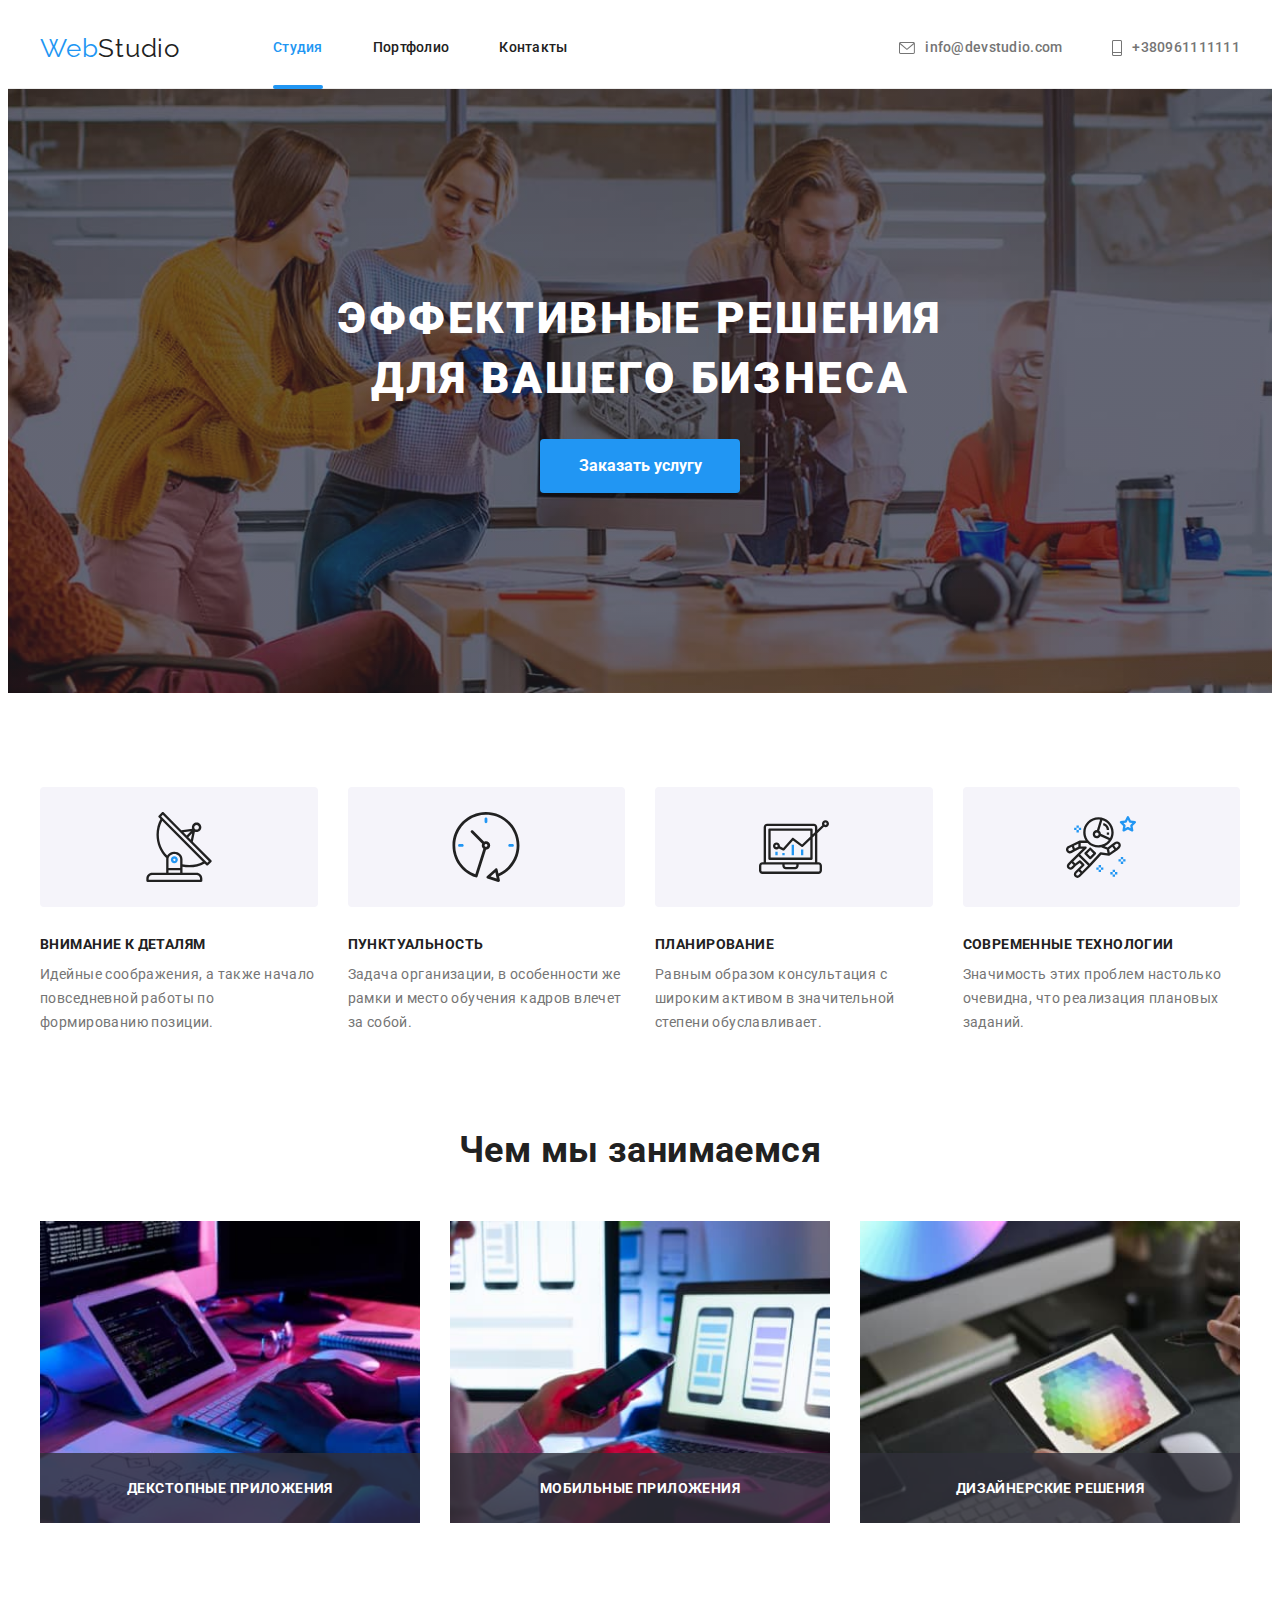
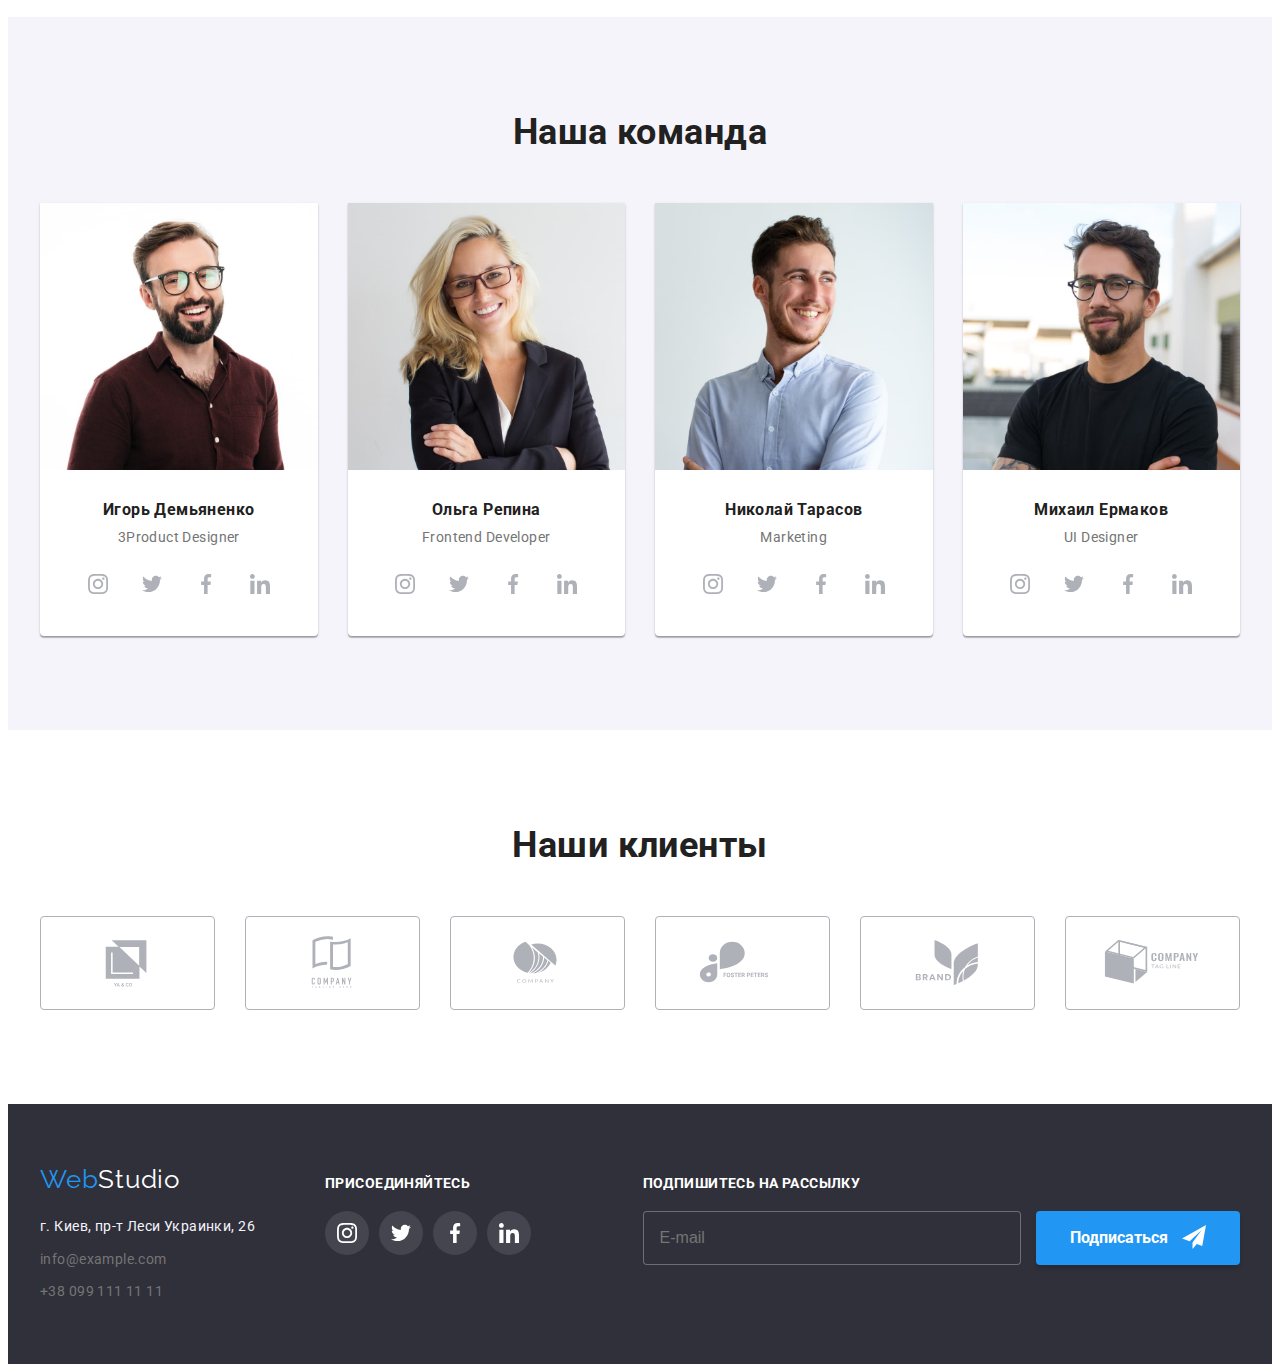
<file: index.html>
<!DOCTYPE html>
<html lang="ru">

<head>
    <meta charset="UTF-8">
    <meta http-equiv="X-UA-Compatible" content="IE=edge">
    <meta name="viewport" content="width=device-width, initial-scale=1.0">
    <title>Document</title>
    <link rel="stylesheet" href="https://cdnjs.cloudflare.com/ajax/libs/modern-normalize/1.1.0/modern-normalize.min.css"
        integrity="sha512-wpPYUAdjBVSE4KJnH1VR1HeZfpl1ub8YT/NKx4PuQ5NmX2tKuGu6U/JRp5y+Y8XG2tV+wKQpNHVUX03MfMFn9Q=="
        crossorigin="anonymous" referrerpolicy="no-referrer" />
    <link rel="preconnect" href="https://fonts.googleapis.com">
    <link rel="preconnect" href="https://fonts.gstatic.com" crossorigin>
    <link
        href="https://fonts.googleapis.com/css2?family=Raleway:wght@700&family=Roboto:wght@400;500;700;900&display=swap"
        rel="stylesheet">

    <link rel="stylesheet" href="./css/styles.css">
</head>



<body>
    <header class="header">
        <div class="container header-container">
            <a class="link logo" href="">Web<span class="logo-header">Studio</span></a>
            <nav class="nav">
                <ul class="list nav-list">
                    <li class="nav-item"><a class="link link-current header-link" href="./index.html">Студия</a></li>
                    <li class="nav-item"><a class="link header-link" href="./portfolio.html">Портфолио</a></li>
                    <li class="nav-item"><a class="link header-link" href="">Контакты</a></li>
                </ul>

            </nav>

            <ul class="list header-contact">
                <li class="header-item">
                    <a class="link header-link" href="mailto:info@devstudio.com">
                        <svg class="contact-icon" width="16" height="12">
                            <use href="./images/icons4.svg#icon-konvert"></use>
                        </svg>
                        info@devstudio.com</a>
                </li>
                <li class="header-item">
                    <a class="link header-link" href="tel:+380961111111">
                        <svg class="contact-icon" width="10" height="16">
                            <use href="./images/icons4.svg#icon-mobile"></use>
                        </svg>
                        +380961111111
                    </a>
                </li>
            </ul>

        </div>



    </header>
    <main>
        <section class="hero">
            <div class="container">
                <h1 class="main-title">Эффективные решения для вашего бизнеса</h1>
                <button type="button" class="main-btn" data-modal-open>Заказать услугу </button>
            </div>
        </section>

        <section class="section">
            <div class="container">
                <h2 class="visually-hidden">elements_of_the_section</h2>

                <ul class="list card-set">
                    <li class="feature-item item">
                        <div class="hero-icons">
                            <svg class="antenna" width="70" height="70">
                                <use href="./images/icons5.svg#icon-antenna-1-1"></use>
                            </svg>
                        </div>
                        <h3 class="feature-title">Внимание к деталям</h3>
                        <p class="feature-text">Идейные соображения, а также начало повседневной работы по формированию
                            позиции.</p>
                    </li>
                    <li class="feature-item item">
                        <div class="hero-icons">
                            <svg class="antenna" width="70" height="70">
                                <use href="./images/icons5.svg#icon-clock-1-1"></use>
                            </svg>
                        </div>
                        <h3 class="feature-title">Пунктуальность</h3>
                        <p class="feature-text">Задача организации, в особенности же рамки и место обучения кадров
                            влечет за собой.</p>
                    </li>
                    <li class="feature-item item">
                        <div class="hero-icons">
                            <svg class="antenna" width="70" height="70">
                                <use href="./images/icons5.svg#icon-diagram-1-1"></use>
                            </svg>
                        </div>
                        <h3 class="feature-title">Планирование</h3>
                        <p class="feature-text">Равным образом консультация с широким активом в значительной степени
                            обуславливает.</p>
                    </li>
                    <li class="feature-item item">
                        <div class="hero-icons">
                            <svg class="antenna" width="70" height="70">
                                <use href="./images/icons5.svg#icon-astronaut-1-1"></use>
                            </svg>
                        </div>
                        <h3 class="feature-title">Современные технологии</h3>
                        <p class="feature-text">Значимость этих проблем настолько очевидна, что реализация плановых
                            заданий.</p>
                    </li>
                </ul>
            </div>
        </section>

        <section class="section work">
            <div class="container">
                <h2 class="section-title">Чем мы занимаемся</h2>
                <ul class="list card-set">
                    <li class="pre-about-item item">
                        <img src="./images/komp.jpg" width="370" height="294" alt="написание кода для сайта">
                        <div class="pre-about-div">
                            <p class="pre-about-text">
                                Декстопные приложения
                            </p>
                        </div>
                    </li>
                    <li class="pre-about-item item">
                        <img src="./images/tel.komp.jpg" width="370" height="294" alt="разработка мобильного дизайна">
                        <div class="pre-about-div">
                            <p class="pre-about-text">
                                мобильные приложения
                            </p>
                        </div>
                    </li>
                    <li class="pre-about-item item">
                        <img src="./images/planchet.3.jpg" width="370" height="294"
                            alt="подбор дизайнером цветового решения">
                        <div class="pre-about-div">
                            <p class="pre-about-text">
                                дизайнерские решения
                            </p>
                        </div>
                    </li>
                </ul>
            </div>
        </section>
        <section class="section team">
            <div class="container">
                <h2 class="section-title">Наша команда</h2>
                <ul class="list card-set">
                    <li class="about-item item">
                        <img src="./images/boroda.1.jpg" width="270" height="260" alt="мужчина в очках">
                        <div class="about-border">
                            <h3 class="about-after-title"> Игорь Демьяненко </h3>
                            <p class="about-text" lang="en">3Product Designer</p>
                            <ul class="social-list list">
                                <li class="social-item">
                                    <a href="" class="social-link" target="_blank" rel="noopener noreferrer">
                                        <svg class="social-icon" width="20" height="20">
                                            <use href="./images/icons.svg#icon-instagram"></use>
                                        </svg>

                                    </a>
                                </li>
                                <li class="social-item">
                                    <a href="" class="social-link" target="_blank" rel="noopener noreferrer">
                                        <svg class="social-icon" width="20" height="20">
                                            <use href="./images/icons.svg#icon-twitter"></use>
                                        </svg>

                                    </a>
                                </li>
                                <li class="social-item">
                                    <a href="" class="social-link" target="_blank" rel="noopener noreferrer">
                                        <svg class="social-icon" width="20" height="20">
                                            <use href="./images/icons.svg#icon-facebook"></use>
                                        </svg>
                                    </a>
                                </li>
                                <li class="social-item">
                                    <a href="" class="social-link" target="_blank" rel="noopener noreferrer">
                                        <svg class="social-icon" width="20" height="20">
                                            <use href="./images/icons.svg#icon-linkedin"></use>
                                        </svg>
                                    </a>
                                </li>
                            </ul>

                        </div>
                    </li>
                    <li class="about-item item">
                        <img src="./images/woman.2.jpg" width="270" height="260" alt="девушка в очках">
                        <div class="about-border">
                            <h3 class="about-after-title"> Ольга Репина</h3>
                            <p class="about-text" lang="en">Frontend Developer</p>
                            <ul class="social-list list">
                                <li class="social-item">
                                    <a href="" class="social-link" target="_blank" rel="noopener noreferrer">
                                        <svg class="social-icon" width="20" height="20">
                                            <use href="./images/icons.svg#icon-instagram"></use>
                                        </svg>

                                    </a>
                                </li>
                                <li class="social-item">
                                    <a href="" class="social-link" target="_blank" rel="noopener noreferrer">
                                        <svg class="social-icon" width="20" height="20">
                                            <use href="./images/icons.svg#icon-twitter"></use>
                                        </svg>

                                    </a>
                                </li>
                                <li class="social-item">
                                    <a href="" class="social-link" target="_blank" rel="noopener noreferrer">
                                        <svg class="social-icon" width="20" height="20">
                                            <use href="./images/icons.svg#icon-facebook"></use>
                                        </svg>
                                    </a>
                                </li>
                                <li class="social-item">
                                    <a href="" class="social-link" target="_blank" rel="noopener noreferrer">
                                        <svg class="social-icon" width="20" height="20">
                                            <use href="./images/icons.svg#icon-linkedin"></use>
                                        </svg>
                                    </a>
                                </li>
                            </ul>

                        </div>
                    <li class="about-item item">
                        <img src="./images/boroda.2.jpg" width="270" height="260" alt="мужчина в рубашке">
                        <div class="about-border">
                            <h3 class="about-after-title"> Николай Тарасов </h3>
                            <p class="about-text" lang="en">Marketing</p>
                            <ul class="social-list list">
                                <li class="social-item">
                                    <a href="" class="social-link" target="_blank" rel="noopener noreferrer">
                                        <svg class="social-icon" width="20" height="20">
                                            <use href="./images/icons.svg#icon-instagram"></use>
                                        </svg>

                                    </a>
                                </li>
                                <li class="social-item">
                                    <a href="" class="social-link" target="_blank" rel="noopener noreferrer">
                                        <svg class="social-icon" width="20" height="20">
                                            <use href="./images/icons.svg#icon-twitter"></use>
                                        </svg>

                                    </a>
                                </li>
                                <li class="social-item">
                                    <a href="" class="social-link" target="_blank" rel="noopener noreferrer">
                                        <svg class="social-icon" width="20" height="20">
                                            <use href="./images/icons.svg#icon-facebook"></use>
                                        </svg>
                                    </a>
                                </li>
                                <li class="social-item">
                                    <a href="" class="social-link" target="_blank" rel="noopener noreferrer">
                                        <svg class="social-icon" width="20" height="20">
                                            <use href="./images/icons.svg#icon-linkedin"></use>
                                        </svg>
                                    </a>
                                </li>
                            </ul>

                        </div>
                    </li>
                    <li class="about-item item">
                        <img src="./images/boroda.3.jpg" width="270" height="260" alt="мужчина с бородой">
                        <div class="about-border">
                            <h3 class="about-after-title"> Михаил Ермаков</h3>
                            <p class="about-text" lang="en">UI Designer</p>
                            <ul class="social-list list">
                                <li class="social-item">
                                    <a href="" class="social-link" target="_blank" rel="noopener noreferrer">
                                        <svg class="social-icon" width="20" height="20">
                                            <use href="./images/icons.svg#icon-instagram"></use>
                                        </svg>

                                    </a>
                                </li>
                                <li class="social-item">
                                    <a href="" class="social-link" target="_blank" rel="noopener noreferrer">
                                        <svg class="social-icon" width="20" height="20">
                                            <use href="./images/icons.svg#icon-twitter"></use>
                                        </svg>

                                    </a>
                                </li>
                                <li class="social-item">
                                    <a href="" class="social-link" target="_blank" rel="noopener noreferrer">
                                        <svg class="social-icon" width="20" height="20">
                                            <use href="./images/icons.svg#icon-facebook"></use>
                                        </svg>
                                    </a>
                                </li>
                                <li class="social-item">
                                    <a href="" class="social-link" target="_blank" rel="noopener noreferrer">
                                        <svg class="social-icon" width="20" height="20">
                                            <use href="./images/icons.svg#icon-linkedin"></use>
                                        </svg>
                                    </a>
                                </li>
                            </ul>

                        </div>
                    </li>
                </ul>
            </div>
        </section>

        <section class="section">
            <div class="container">
                <h2 class="section-title">Наши клиенты</h2>
                <ul class="list card-set">
                    <li class="item clients-item">
                        <a class="link clients-link" href="" target="_blank" rel="noopener noreferrer">
                            <svg class="clients-svg">
                                <use href="./images/icons3.svg#icon-klient-1"></use>
                            </svg>
                        </a>
                    </li>
                    <li class="item clients-item">
                        <a class="link clients-link" href="" target="_blank" rel="noopener noreferrer">
                            <svg class="clients-svg">
                                <use href="./images/icons3.svg#icon-klient-2"></use>
                            </svg>
                        </a>
                    </li>
                    <li class="item clients-item">
                        <a class="link clients-link" href="" target="_blank" rel="noopener noreferrer">
                            <svg class="clients-svg">
                                <use href="./images/icons3.svg#icon-klient-5"></use>
                            </svg>
                        </a>
                    </li>
                    <li class="item clients-item">
                        <a class="link clients-link" href="" target="_blank" rel="noopener noreferrer">
                            <svg class="clients-svg">
                                <use href="./images/icons3.svg#icon-klient-3"></use>
                            </svg>
                        </a>
                    </li>
                    <li class="item clients-item">
                        <a class="link clients-link" href="" target="_blank" rel="noopener noreferrer">
                            <svg class="clients-svg">
                                <use href="./images/icons3.svg#icon-klient-4"></use>
                            </svg>
                        </a>
                    </li>
                    <li class="item clients-item">
                        <a class="link clients-link" href="" target="_blank" rel="noopener noreferrer">
                            <svg class="clients-svg">
                                <use href="./images/icons3.svg#icon-klient-6"></use>
                            </svg>
                        </a>
                    </li>
                </ul>
            </div>
        </section>
    </main>
    <footer class="footer">
        <div class="container footer-container">
            <div class="footer-cont-item">
                <a lang="en" class="link logo" href="">Web<span class="logo-footer">Studio</span></a>
                <address>
                    <ul class="list footer-list">
                        <li class="footer-item">
                            <a class="link address-link" href="https://goo.gl/maps/b7xZdsc4mBQCYQPf6" target="_blank"
                                rel="noopener noreferrer">г. Киев,
                                пр-т Леси Украинки, 26</a>
                        </li>
                        <li class="footer-item">
                            <a class="link footer-link" href="mailto:info@example.com">info@example.com</a>
                        </li>
                        <li class="footer-item">
                            <a class="link footer-link" href="tel:+380991111111">+38 099 111 11 11</a>
                        </li>
                    </ul>
                </address>
            </div>
            <div class="footer-cont-item">
                <h3 class="footer-title">ПРИСОЕДИНЯЙТЕСЬ</h3>
                <ul class="social-list list">
                    <li class="social-item">
                        <a href="" class="social-link" target="_blank" rel="noopener noreferrer">
                            <svg class="social-icon" width="20" height="20">
                                <use href="./images/icons.svg#icon-instagram"></use>
                            </svg>

                        </a>
                    </li>
                    <li class="social-item">
                        <a href="" class="social-link" target="_blank" rel="noopener noreferrer">
                            <svg class="social-icon" width="20" height="20">
                                <use href="./images/icons.svg#icon-twitter"></use>
                            </svg>

                        </a>
                    </li>
                    <li class="social-item">
                        <a href="" class="social-link" target="_blank" rel="noopener noreferrer">
                            <svg class="social-icon" width="20" height="20">
                                <use href="./images/icons.svg#icon-facebook"></use>
                            </svg>
                        </a>
                    </li>
                    <li class="social-item">
                        <a href="" class="social-link" target="_blank" rel="noopener noreferrer">
                            <svg class="social-icon" width="20" height="20">
                                <use href="./images/icons.svg#icon-linkedin"></use>
                            </svg>
                        </a>
                    </li>
                </ul>
            </div>
            <div class="footer-cont-item">
                <p class="footer-text-form">подпишитесь на рассылку</p>
                <form>
                        <input class="footer-input" type="text" name="mail" placeholder="E-mail" id="footer-email">
                    <button class="button main-btn" type="submit" name="Подписаться">
                        Подписаться
                        <svg class="footer-form-icon">
                            <use href="./images/icons9.svg#icon-icon-send"></use>
                        </svg>
                    </button>
                </form>
            
            </div>
        </div>
        
    </footer>
    <div class="backdrop is-hidden" data-modal>
        <div class="modal">
            <button type="button" class="modal-close button" data-modal-close>
                <svg class="modal-svg">
                    <use href="./images/icon6.svg#icon-close"></use>
                </svg>
    
            </button>
            <p class="modal-title">Oставьте свои данные,мы вам перезвоним</p>
            <form action="#">
                <div class="form-field-wrapper">
                <div class="form-field">
                    <label class="input-text" for="user-name">Имя</label>
                    <div class="input-wrap">
                        <input type="text" class="form-input" name="user-name" id="user-name">
                        <svg class="input-icon" width="18" height="18">
                            <use href="./images/icon7.svg#icon-Vector-3"></use>
                        </svg>
                    </div>
                </div>
                <div class="form-field">
                    <label class="input-text" for="user-tel">Телефон</label>
                    <div class="input-wrap">
                        <input type="tel" class="form-input" name="user-tel" id="user-tel">
                        <svg class="input-icon" width="18" height="18">
                            <use href="./images/icon7.svg#icon-Vector-5"></use>
                        </svg>
                    </div>
                </div>
                <div class="form-field">
                    <label class="input-text" for="user-email">Почта</label>
                    <div class="input-wrap">
                        <input type="email" class="form-input" name="user-email" id="user-email">
                        <svg class="input-icon" width="18" height="18">
                            <use href="./images/icon7.svg#icon-Vector-6"></use>
                        </svg>
                    </div>
                </div>
                <div class="form-field">
                    <label class="input-text" for="user-text">Комментарий</label>
                    <textarea name="user-text" id="user-text" class="form-text" placeholder="Введите текст"></textarea>
    
                </div>
                <div class="form-policy">
                    </div>
                    <input type="checkbox" name="policy" id="policy" class="policy-check visually-hidden" />
                    <label for="policy" class="check-text">
                        <span class="span-check">
                            <svg class="policy-icon" width="16" height="15">
                                <use href="./images/icons8.svg#icon-Vector-8"></use>
                            </svg>
                        </span>Соглашаюсь с рассылкой и принимаю <a class="link modal-link" href=""> Условия договора</a></label>
                </div>
                
                    <button class="button main-btn button-modal" type="submit">Отправить</button>
                
            </form>
    
        </div>
    </div>

    <script src="./js/modal.js"></script>
</body>

</html>
</file>
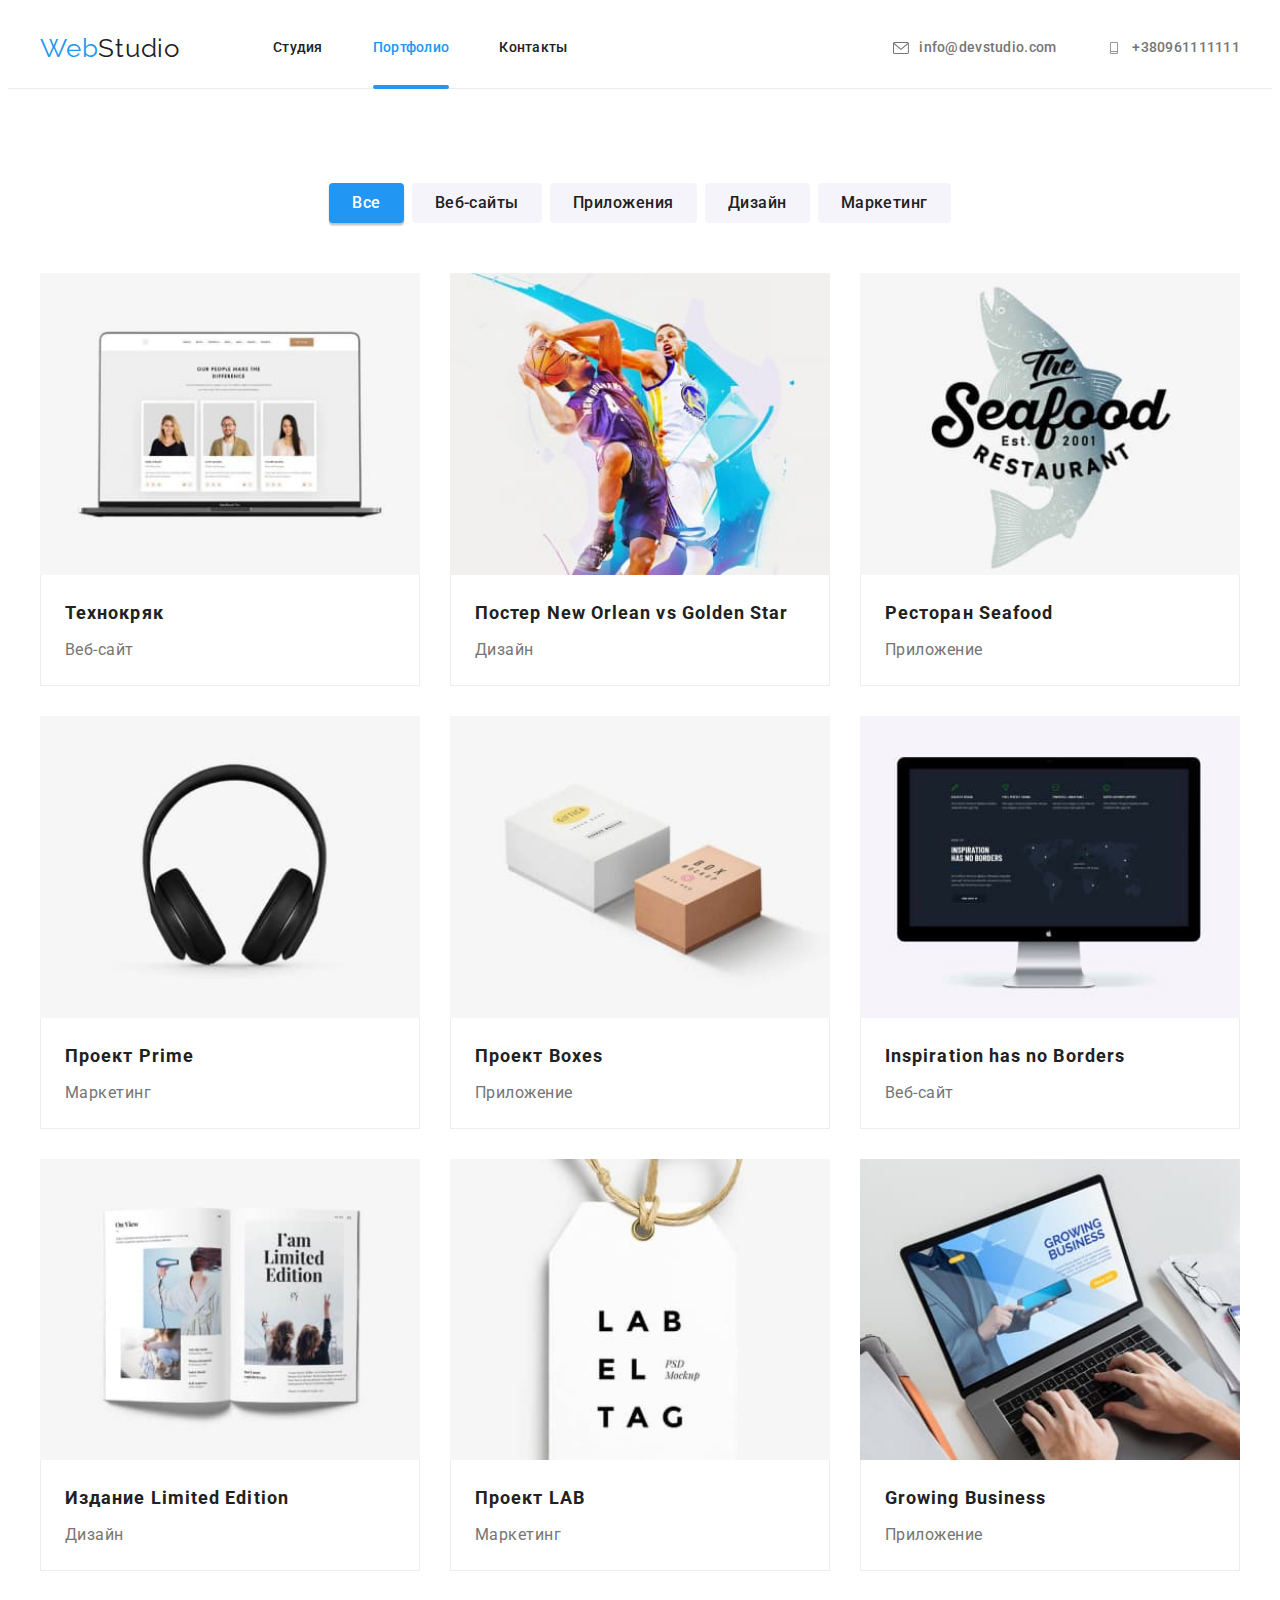
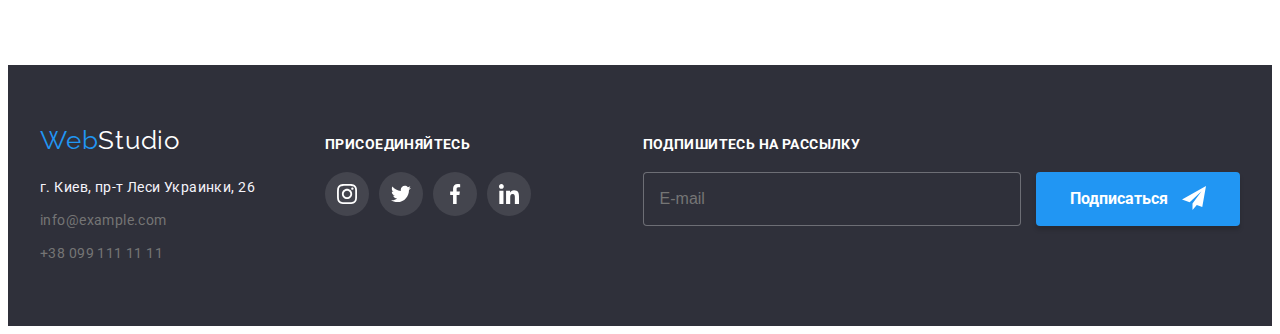
<file: portfolio.html>
<!DOCTYPE html>
<html lang="ru">

<head>
    <meta charset="UTF-8">
    <meta http-equiv="X-UA-Compatible" content="IE=edge">
    <meta name="viewport" content="width=device-width, initial-scale=1.0">
    <title>Document</title>
    <link rel="preconnect" href="https://fonts.googleapis.com">
    <link rel="preconnect" href="https://fonts.gstatic.com" crossorigin>
    <link
        href="https://fonts.googleapis.com/css2?family=Raleway:wght@700&family=Roboto:wght@400;500;700;900&display=swap"
        rel="stylesheet">
    <link rel="stylesheet" href="https://cdnjs.cloudflare.com/ajax/libs/modern-normalize/1.1.0/modern-normalize.min.css"
        integrity="sha512-wpPYUAdjBVSE4KJnH1VR1HeZfpl1ub8YT/NKx4PuQ5NmX2tKuGu6U/JRp5y+Y8XG2tV+wKQpNHVUX03MfMFn9Q=="
        crossorigin="anonymous" referrerpolicy="no-referrer" />
    <link rel="stylesheet" href="./css/styles.css">
</head>

<body>
    <!--header-->
    <header class="header">
        <div class="container header-container">
            <a class="link logo" href="">Web<span class="logo-header">Studio</span></a>
            <nav class="nav">
                <ul class="list nav-list">
                    <li class="nav-item"><a class="link header-link" href="./index.html">Студия</a></li>
                    <li class="nav-item"><a class="link link-current header-link" href="./portfolio.html">Портфолио</a>
                    </li>
                    <li class="nav-item"><a class="link header-link" href="">Контакты</a></li>
                </ul>
            </nav>
            <ul class="list header-contact">
                <li class="header-item">
                    <a class="link header-link" href="mailto:info@devstudio.com">
                        <svg class="contact-icon" width="16" height="12">
                            <use href="./images/icons4.svg#icon-konvert"></use>
                        </svg>
                        info@devstudio.com</a>
                </li>
                <li class="header-item">
                    <a class="link header-link" href="tel:+380961111111">
                        <svg class="contact-icon" width="16" height="12">
                            <use href="./images/icons4.svg#icon-mobile"></use>
                        </svg>
                        +380961111111
                    </a>
                </li>
            </ul>
        </div>
    </header>
    <main>
        <section class="section">
            <div class="container">
                <h1 class="visually-hidden">Примеры работ</h1>
                <ul class="list filters-list">
                    <li class="filters-item"><button class="filters-btn filters-current" type="button">Все</button></li>
                    <li class="filters-item"><button class="filters-btn" type="button">Веб-сайты</button></li>
                    <li class="filters-item"><button class="filters-btn" type="button">Приложения</button></li>
                    <li class="filters-item"><button class="filters-btn" type="button">Дизайн</button></li>
                    <li class="filters-item"><button class="filters-btn" type="button">Маркетинг</button></li>
                </ul>

                <h2 class="visually-hidden">Секция2</h2>
                <ul class="list card-set">
                    <li class="content-item item"><a class="content-link link" href="технокряк" target="_blank"
                            rel="noopener noreferrer">
                            <div class="content-div-text">
                                <img src="./images/portfolio/portfolio1.jpg" width="370" height="294" alt="фото">
                                <p class="content-img-text">
                                    Технокряк это современная площадка распространения коронавируса. Компании используют
                                    эту платформу для цифрового
                                    шпионажа и атак на защищённые сервера конкурентов.
                                </p>
                            </div>
                            <div class="content-border">
                                <h3 class="content-title">Технокряк</h3>
                                <p class="content-text">Веб-сайт</p>

                            </div>
                        </a>
                    </li>
                    <li class="content-item item"><a class="content-link link" href="" rel="noopener noreferrer">
                            <div class="content-div-text"><img src="./images/portfolio/portfolio2.jpg" width="370"
                                    height="294" alt="фото">
                                <p class="content-img-text">
                                    Технокряк это современная площадка распространения коронавируса. Компании используют
                                    эту платформу для цифрового
                                    шпионажа и атак на защищённые сервера конкурентов.
                                </p>
                            </div>
                            <div class="content-border">
                                <h3 class="content-title">Постер New Orlean vs Golden Star</h3>
                                <p class="content-text">Дизайн</p>
                            </div>
                        </a>
                    </li>
                    <li class="content-item item"><a class="content-link link" href="" rel="noopener noreferrer">
                            <div class="content-div-text"><img src="./images/portfolio/portfolio3.jpg" width="370"
                                    height="294" alt="фото">
                                <p class="content-img-text">
                                    Технокряк это современная площадка распространения коронавируса. Компании используют
                                    эту платформу для цифрового
                                    шпионажа и атак на защищённые сервера конкурентов.
                                </p>
                            </div>
                            <div class="content-border">
                                <h3 class="content-title">Ресторан Seafood</h3>
                                <p class="content-text">Приложение</p>
                            </div>
                        </a>
                    </li>
                    <li class="content-item item"><a class="content-link link" href="" rel="noopener noreferrer">
                            <div class="content-div-text"><img src="./images/portfolio/portfolio4.jpg" width="370"
                                    height="294" alt="фото">
                                <p class="content-img-text">
                                    Технокряк это современная площадка распространения коронавируса. Компании используют
                                    эту платформу для цифрового
                                    шпионажа и атак на защищённые сервера конкурентов.
                                </p>
                            </div>
                            <div class="content-border">
                                <h3 class="content-title">Проект Prime</h3>
                                <p class="content-text">Маркетинг</p>
                            </div>
                        </a>
                    </li>
                    <li class="content-item item"><a class="content-link link" href="" rel="noopener noreferrer">
                            <div class="content-div-text"><img src="./images/portfolio/portfolio5.jpg" width="370"
                                    height="294" alt="фото">
                                <p class="content-img-text">
                                    Технокряк это современная площадка распространения коронавируса. Компании используют
                                    эту платформу для цифрового
                                    шпионажа и атак на защищённые сервера конкурентов.
                                </p>
                            </div>
                            <div class="content-border">
                                <h3 class="content-title">Проект Boxes</h3>
                                <p class="content-text">Приложение</p>
                            </div>
                        </a>
                    </li>
                    <li class="content-item item"><a class="content-link link" href="" rel="noopener noreferrer">
                            <div class="content-div-text"><img src="./images/portfolio/portfolio6.jpg" width="370"
                                    height="294" alt="фото">
                                <p class="content-img-text">
                                    Технокряк это современная площадка распространения коронавируса. Компании используют
                                    эту платформу для цифрового
                                    шпионажа и атак на защищённые сервера конкурентов.
                                </p>
                            </div>
                            <div class="content-border">
                                <h3 class="content-title">Inspiration has no Borders</h3>
                                <p class="content-text">Веб-сайт</p>
                            </div>
                        </a>
                    </li>
                    <li class="content-item item"><a class="content-link link" href="" rel="noopener noreferrer">
                            <div class="content-div-text"><img src="./images/portfolio/portfolio7.jpg" width="370"
                                    height="294" alt="фото">
                                <p class="content-img-text">
                                    Технокряк это современная площадка распространения коронавируса. Компании используют
                                    эту платформу для цифрового
                                    шпионажа и атак на защищённые сервера конкурентов.
                                </p>
                            </div>
                            <div class="content-border">
                                <h3 class="content-title">Издание Limited Edition</h3>
                                <p class="content-text">Дизайн</p>
                            </div>
                        </a>
                    </li>

                    <li class="content-item item"><a class="content-link link" href="" rel="noopener noreferrer">
                            <div class="content-div-text"><img src="./images/portfolio/portfolio8.jpg" width="370"
                                    height="294" alt="фото">
                                <p class="content-img-text">
                                    Технокряк это современная площадка распространения коронавируса. Компании используют
                                    эту платформу для цифрового
                                    шпионажа и атак на защищённые сервера конкурентов.
                                </p>
                            </div>
                            <div class="content-border">
                                <h3 class="content-title">Проект LAB</h3>
                                <p class="content-text">Маркетинг</p>
                            </div>
                        </a>
                    </li>

                    <li class="content-item item"><a class="content-link link" href="" rel="noopener noreferrer">
                            <div class="content-div-text"><img src="./images/portfolio/portfolio9.jpg" width="370"
                                    height="294" alt="фото">
                                <p class="content-img-text">
                                    Технокряк это современная площадка распространения коронавируса. Компании используют
                                    эту платформу для цифрового
                                    шпионажа и атак на защищённые сервера конкурентов.
                                </p>
                            </div>
                            <div class="content-border">
                                <h3 class="content-title">Growing Business</h3>
                                <p class="content-text">Приложение</p>
                            </div>
                        </a>
                    </li>

                </ul>
            </div>
        </section>
    </main>
    <!--footer-->
    <footer class="footer">
        <div class="container footer-container">
            <div class="footer-cont-item">
                <a lang="en" class="link logo" href="">Web<span class="logo-footer">Studio</span></a>
                <address>
                    <ul class="list footer-list">
                        <li class="footer-item">
                            <a class="link address-link" href="https://goo.gl/maps/b7xZdsc4mBQCYQPf6" target="_blank"
                                rel="noopener noreferrer">г. Киев,
                                пр-т Леси Украинки, 26</a>
                        </li>
                        <li class="footer-item">
                            <a class="link footer-link" href="mailto:info@example.com">info@example.com</a>
                        </li>
                        <li class="footer-item">
                            <a class="link footer-link" href="tel:+380991111111">+38 099 111 11 11</a>
                        </li>
                    </ul>
                </address>
            </div>
            <div class="footer-cont-item">
                <h3 class="footer-title">ПРИСОЕДИНЯЙТЕСЬ</h3>
                <ul class="social-list list">
                    <li class="social-item">
                        <a href="" class="social-link" target="_blank" rel="noopener noreferrer">
                            <svg class="social-icon" width="20" height="20">
                                <use href="./images/icons.svg#icon-instagram"></use>
                            </svg>

                        </a>
                    </li>
                    <li class="social-item">
                        <a href="" class="social-link" target="_blank" rel="noopener noreferrer">
                            <svg class="social-icon" width="20" height="20">
                                <use href="./images/icons.svg#icon-twitter"></use>
                            </svg>

                        </a>
                    </li>
                    <li class="social-item">
                        <a href="" class="social-link" target="_blank" rel="noopener noreferrer">
                            <svg class="social-icon" width="20" height="20">
                                <use href="./images/icons.svg#icon-facebook"></use>
                            </svg>
                        </a>
                    </li>
                    <li class="social-item">
                        <a href="" class="social-link" target="_blank" rel="noopener noreferrer">
                            <svg class="social-icon" width="20" height="20">
                                <use href="./images/icons.svg#icon-linkedin"></use>
                            </svg>
                        </a>
                    </li>
                </ul>
            </div>
            <div class="footer-cont-item">
                <p class="footer-text-form">подпишитесь на рассылку</p>
                <form>
                    <label for="footer-email" class="footer-label">
                        <input class="footer-input" type="text" name="mail" placeholder="E-mail" id="footer-email">
                    </label>
                    <button class="button main-btn" type="submit" name="Подписаться">
                        Подписаться
                        <svg class="footer-form-icon">
                            <use href="./images/icons9.svg#icon-icon-send"></use>
                        </svg>
                    </button>
                </form>
            
            </div>
        </div>
    </footer>

</body>

</html>
</file>
<file: css/styles.css>
:root {
  --first-color: #212121;
  --accent-color: #2196f3;
  --second-color: #757575;
  --other-color: #ffffff;
  --btn-color: #188ce8;
  --main-color: #2f303a;
  --filters-color: #f5f4fa;
  --icon-color: #afb1b8;
  --white-rgvn: rgba(255, 255, 255, 0.1);
  --transition: 250ms cubic-bezier(0.4, 0, 0.2, 1);
  --plaseholder-color: rgba(117, 117, 117, 0.5);
}

body {
  font-family: "Roboto", sans-serif;
  color: var(--second-color);
  font-size: 14px;
  line-height: 1.71;
  letter-spacing: 0.03em;
}
p,
h1,
h2,
h3,
h4,
h5,
h6 {
  margin: 0;
}
ul {
  margin: 0;
  padding: 0;
}
img {
  display: block;
  height: auto;
  width: 100%;
}
.button {
  cursor: pointer;
}

address {
  font-style: normal;
}
.list {
  list-style: none;
}
.link {
  text-decoration: none;
  color: inherit;
}
.visually-hidden {
  position: absolute;
  white-space: nowrap;
  width: 1px;
  height: 1px;
  overflow: hidden;
  border: 0;
  padding: 0;
  clip: rect(0 0 0 0);
  clip-path: inset(50%);
  margin: -1px;
}
.container {
  width: 1200px;
  padding-left: 15px;
  padding-right: 15px;
  margin: 0 auto;
}

/*стилизация header*/
.logo {
  font-family: "Raleway";
  font-size: 26px;
  line-height: 1.19;
  letter-spacing: 0.03em;
  color: var(--accent-color);
  display: block;
}
.header .logo {
  margin-right: 93px;
}

.logo-header {
  color: var(--first-color);
}
.logo-footer {
  color: var(--other-color);
}
/*Стилизация Nav*/

.nav-item:not(:last-child) {
  margin-right: 50px;
}
.nav-list {
  color: var(--first-color);
}
.nav-list {
  display: flex;
}
.header-link {
  font-weight: 500;
  line-height: 1.14;
  letter-spacing: 0.02em;
  padding-top: 32px;
  padding-bottom: 32px;
  display: flex;
  align-items: center;
}

.header-link:hover,
.header-link:focus,
.link-current {
  color: var(--accent-color);
  position: relative;
}
.link-current::after {
  content: " ";
  width: 100%;
  height: 4px;
  border-radius: 2px;
  position: absolute;
  background-color: var(--accent-color);
  left: 0;
  bottom: -1px;
}

.header {
  border-bottom: 1px solid #ececec;
}
.header-container {
  display: flex;
  align-items: center;
}

.header-contact {
  display: flex;
  margin-left: auto;
}

.header-item:not(:last-child) {
  margin-right: 50px;
}

.header-item .link:hover,
.header-item .link:focus {
  color: var(--accent-color);
}

.contact-icon {
  margin-right: 10px;
  fill: currentColor;
}

/*Стилизация main*/

.hero {
  background: var(--main-color);
  text-align: center;
  padding-top: 200px;
  padding-bottom: 200px;
  background-image: linear-gradient(
      rgba(47, 48, 58, 0.4),
      rgba(47, 48, 58, 0.4)
    ),
    url(../images/button.jpg);
  background-repeat: no-repeat;
  background-position: center;
  background-size: cover;
  max-width: 1600px;
  margin-right: auto;
  margin-left: auto;
}
.main-title {
  font-weight: 900;
  font-size: 44px;
  line-height: 1.36;
  color: var(--other-color);
  text-transform: uppercase;
  margin-bottom: 30px;
  max-width: 696px;
  letter-spacing: 0.06em;
  margin-left: auto;
  margin-right: auto;
}

.main-btn {
  font-family: "Roboto";
  font-weight: 700;
  font-size: 16px;
  line-height: 1.88;
  color: var(--other-color);
  background-color: var(--accent-color);
  cursor: pointer;
  border-radius: 4px;
  padding: 10px 32px;
  min-width: 200px;
  border-color: transparent;
  box-shadow: 0px 4px 4px rgba(0, 0, 0, 0.15);
  transition: background-color var(--transition);
}
.main-btn:hover,
.main-btn:focus {
  background-color: var(--btn-color);
}
.section {
  padding-top: 94px;
  padding-bottom: 94px;
}
/*Стилизация hero*/

.card-set {
  display: flex;
  flex-wrap: wrap;
  margin-left: -30px;
  margin-top: -30px;
}

.feature-title {
  font-size: 14px;
  line-height: 1.14;
  text-transform: uppercase;
  color: var(--first-color);
  font-weight: 700;
  margin-bottom: 10px;
}
.feature-item {
  flex-basis: calc(100% / 4 - 30px);
}

.item {
  margin-left: 30px;
  margin-top: 30px;
}
.hero-icons {
  border-radius: 4px;
  height: 120px;
  background: var(--filters-color);
  margin-bottom: 30px;
  display: flex;
  justify-content: center;
  align-items: center;
}
/*Стилизация Klients*/
.clients-link {
  height: 92px;
  border-color: var(--icon-color);
  border-radius: 4px;
  border-width: 1px;
  border-style: solid;
  display: flex;
  justify-content: center;
  align-items: center;
  color: var(--icon-color);
}
.clients-list {
  display: flex;
}
.clients-svg {
  fill: currentColor;
  width: 106px;
  height: 60px;
}
.clients-item {
  flex-basis: calc(100% / 6 - 30px);
}

.clients-link:hover,
.clients-link:focus {
  color: var(--accent-color);
}
.clients-link:hover,
.clients-link:focus {
  border-color: var(--accent-color);
}
/*Стилизация pre-about*/
.work {
  padding-top: 0px;
}
.section-title {
  font-size: 36px;
  line-height: 1.17;
  color: var(--first-color);
  text-align: center;
  margin-bottom: 50px;
}

.pre-about-item {
  flex-basis: calc(100% / 3 - 30px);
  position: relative;
}
.pre-about-text {
  font-weight: 700;
  line-height: calc(16 / 14);
  color: var(--other-color);
  text-transform: uppercase;
  text-align: center;
}
.pre-about-div {
  width: 100%;
  height: 70px;
  display: flex;
  background-color: rgba(47, 48, 58, 0.8);
  justify-content: center;
  align-items: center;
  position: absolute;
  bottom: 0;
}
/*Стилизация about*/
.team {
  background-color: var(--filters-color);
}
.about-after-title {
  font-size: 16px;
  line-height: 1.19;
  text-align: center;
  color: var(--first-color);
  margin-bottom: 10px;
}
.about-item {
  box-shadow: 0px 1px 3px rgba(0, 0, 0, 0.12), 0px 1px 1px rgba(0, 0, 0, 0.14),
    0px 2px 1px rgba(0, 0, 0, 0.2);
  border-radius: 0px 0px 4px 4px;
  background: var(--other-color);
  flex-basis: calc(100% / 4 - 30px);
}

.about-text {
  line-height: 1.19;
  text-align: center;
  margin-bottom: 16px;
}

.about-border {
  padding-top: 30px;
  padding-bottom: 30px;
}
.social-icon {
  fill: currentColor;
}
.social-link {
  width: 44px;
  height: 44px;
  background-color: var(--other-color);
  display: flex;
  justify-content: center;
  align-items: center;
  border-radius: 50%;
  color: var(--icon-color);
  background-color: var(--white-rgvn);
}
.social-link:hover,
.social-link:focus {
  background-color: #2196f3;
}
.social-link:hover .social-icon,
.social-link:focus .social-icon {
  fill: #ffffff;
}
.social-list {
  display: flex;
  justify-content: center;
}
.social-item + .social-item {
  margin-left: 10px;
}

/*Стилизация footer*/
.address-link:hover,
.address-link:focus {
  color: var(--btn-color);
}
.footer {
  background-color: var(--main-color);
  padding-top: 60px;
  padding-bottom: 60px;
}
.footer .logo {
  margin-bottom: 20px;
}
.footer-cont-item:not(:last-child) {
  margin-right: 70px;
}
.footer-cont-item:last-child {
  margin-left: auto;
}
.footer-item:not(:last-child) {
  margin-bottom: 9px;
}
.address-link {
  color: var(--filters-color);
}
.footer-link {
  color: var(--second-color);
}
.footer-logo {
  font-family: "Raleway";
  font-size: 26px;
  line-height: 1.19;
  letter-spacing: 0.03em;
  color: var(--accent-color);
  margin-right: 93px;
  padding-top: 24px;
  padding-bottom: 25px;
  margin-bottom: 20px;
}

.footer-link:hover,
.footer-link:focus,
.filters-current {
  color: var(--accent-color);
}

.footer .social-link {
  color: var(--other-color);
}

.footer-title {
  color: #ffffff;
  margin-bottom: 20px;
  font-size: 14px;
  line-height: 16px;
}

.footer-container {
  display: flex;
  align-items: baseline;
}
.footer-link:hover,
.footer-link:focus {
  color: var(--accent-color);
}
.footer-form {
  display: flex;
  justify-content: flex-end;
  margin-left: 93px;
  flex-grow: 1;
}
.footer-text-form {
  font-weight: 700;
  font-size: 14px;
  line-height: calc(16 / 14);
  color: var(--other-color);
  margin-bottom: 20px;
  text-transform: uppercase;
}

.footer-input {
  border-radius: 4px;
  border: 1px solid rgba(255, 255, 255, 0.3);
  font-weight: 400;
  font-size: 16px;
  line-height: calc(20 / 16);
  color: rgba(255, 255, 255, 0.6);
  background-color: var(--main-color);
  outline: none;
  width: 358px;
  height: 50px;
  margin-right: 12px;
  padding-left: 16px;
}
.footer-input:hover,
.footer-input:focus {
  border-color: var(--accent-color);
}
.footer-form-icon {
  width: 24px;
  height: 24px;
  margin-left: 10px;
  margin-bottom: -6px;
}
/* Стилизация фильтров */

.filters-btn {
  font-family: "Roboto";
  font-weight: 500;
  font-size: 16px;
  line-height: 1.62;
  text-align: center;
  letter-spacing: 0.03em;
  color: var(--first-color);
  background: #f5f4fa;
  border-radius: 4px;
  border: 1px solid transparent;
  padding: 6px 22px;
}
.filters-btn:hover,
.filters-btn:focus,
.filters-current {
  box-shadow: 0px 3px 1px rgba(0, 0, 0, 0.1), 0px 1px 2px rgba(0, 0, 0, 0.08),
    0px 2px 2px rgba(0, 0, 0, 0.12);
  color: var(--other-color);
  background-color: var(--accent-color);
}
.filters-list {
  margin-bottom: 50px;
  display: flex;
  justify-content: center;
}

.filters-item:not(:last-child) {
  margin-right: 8px;
}

/*Стилизация контенту*/
.content-link {
  display: flex;
  flex-direction: column;
}
.content-link:hover,
.content-link:focus {
  box-shadow: 1px 4px 6px rgba(0, 0, 0, 0.16), 0 4px 4px rgba(0, 0, 0, 0.06),
    0 1px 1px rgba(0, 0, 0, 0.12);
}

.content-item {
  flex-basis: calc(100% / 3 - 30px);
}
.content-border {
  background: var(--other-color);
  border-left: 1px solid #eeeeee;
  border-right: 1px solid #eeeeee;
  border-bottom: 1px solid #eeeeee;
  padding-top: 20px;
  padding-bottom: 20px;
  padding-right: 24px;
  padding-left: 24px;
}

.content-title {
  font-weight: 700;
  font-size: 18px;
  line-height: 2;
  letter-spacing: 0.06em;
  color: var(--first-color);
  margin-bottom: 4px;
}

.content-text {
  font-style: normal;
  font-size: 16px;
  line-height: 1.87;
  letter-spacing: 0.03em;
  color: var(--second-color);
  list-style: none;
}

.content-img-text {
  position: absolute;
  top: 0;
  left: 0;
  padding-top: 63px;
  padding-left: 24px;
  font-size: 18px;
  width: 322px;
  line-height: calc(28 / 18);

  background-color: rgba(33, 150, 243, 0.9);
  color: var(--other-color);
  height: 100%;
  transform: translateY(100%);
  transition: 250ms;
}
.content-div-text {
  position: relative;
  overflow: hidden;
  width: 100%;
  height: 100%;
  top: 0;
  left: 0;
}
.content-item:hover .content-img-text {
  transform: translateY(0);
}
/*Стилизация модельного окна*/
.backdrop {
  position: absolute;
  top: 0;
  width: 100vw;
  height: 100vh;
  background-color: rgba(0, 0, 0, 0.2);
  transition: opacity var(--transition), visibility var(--transition);
}
.modal {
  width: 528px;
  min-height: 581px;
  background-color: var(--other-color);
  border-radius: 5px;
  position: absolute;
  top: 50%;
  left: 50%;
  transform: translate(-50%, -50%);
  transition: transform var(--transition);
  padding: 40px;
}
.modal-svg {
  width: 11px;
  height: 11px;
  display: flex;
  align-items: center;
  justify-content: center;
  transition: color var(--transition);
}
.modal-close:hover .modal-svg,
.modal-close:focus .modal-svg {
  fill: var(--accent-color);
}
.modal-close {
  width: 30px;
  height: 30px;
  border-radius: 50%;
  border: 1px solid rgba(0, 0, 0, 0.1);
  background-color: var(--other-color);
  display: flex;
  align-items: center;
  justify-content: center;
  position: absolute;
  top: 8px;
  right: 8px;
}

.backdrop.is-hidden {
  opacity: 0;
  pointer-events: none;
  visibility: hidden;
}
.backdrop.is-hidden .modal {
  transform: translate(-50%, -50%) scale(0);
}
.modal-title {
  font-size: 20px;
  line-height: 23px;
  text-align: center;
  letter-spacing: 0.03em;
  color: #212121;
  font-weight: bold;
  margin-bottom: 12px;
}
.form-input {
  width: 100%;
  height: 40px;
  border: 1px solid rgba(33, 33, 33, 0.2);
  border-radius: 4px;
  padding-left: 42px;
  transition: border-color var(--transition);
}
.form-input:hover,
.form-input:focus {
  border: 1px solid var(--accent-color);
}
.form-input:hover + .input-icon,
.form-input:focus + .input-icon {
  fill: var(--accent-color);
}
.form-field :not(:last-child) {
  margin-bottom: 12px;
}
.form-field-wrapper {
  margin-bottom: 20px;
}
.form-text {
  width: 100%;
  height: 120px;
  border: 1px solid rgba(33, 33, 33, 0.2);
  border-radius: 4px;
  padding: 12px 16px;
  resize: none;
}
.form-text:hover,
.form-text:focus {
  border-color: var(--accent-color);
}
.form-text::placeholder {
  color: var(--plaseholder-color);
}
.input-text {
  display: block;
  font-weight: 400;
  font-size: 12px;
  line-height: calc(14 / 12);
  color: var(--second-color);
  margin-bottom: 4px;
}

.input-wrap {
  position: relative;
}
.input-icon {
  position: absolute;
  left: 14px;
  top: 40%;
  transform: translateY(-50%);
  transition: fill var(--transition);
}

.form-policy {
  margin-bottom: 30px;
}

.check-text {
  font-size: 14px;
  line-height: 1.7;
  color: var(--second-color);
  display: flex;
  align-items: center;
  justify-content: center;
  cursor: pointer;
}
.check-text .span-check {
  width: 15px;
  height: 15px;
  border: 2px solid #000;
  border-radius: 2px;
  margin-right: 7px;
  display: flex;
  align-items: center;
  justify-content: center;
}
.span-check:hover,
.span-check:focus {
  fill: var(--transition);
}

.policy-icon {
  fill: transparent;
}

.policy-check:checked + .check-text .span-check {
  border: 2px solid var(--accent-color);
  background-color: var(--accent-color);
}
.policy-check:checked + .check-text .policy-icon {
  fill: var(--other-color);
}
.policy-check:hover + .check-text .span-check,
.policy-check:focus + .check-text .span-check {
  border: 2px solid var(--accent-color);
}
.modal-link {
  border-bottom: 1px solid var(--btn-color);
  color: var(--btn-color);
  margin-left: 3px;
}

.modal-button {
  display: flex;
  justify-content: center;
  align-items: center;
}
.button-modal {
  margin-left: auto;
  margin-right: auto;
  display: block;
}
</file>
